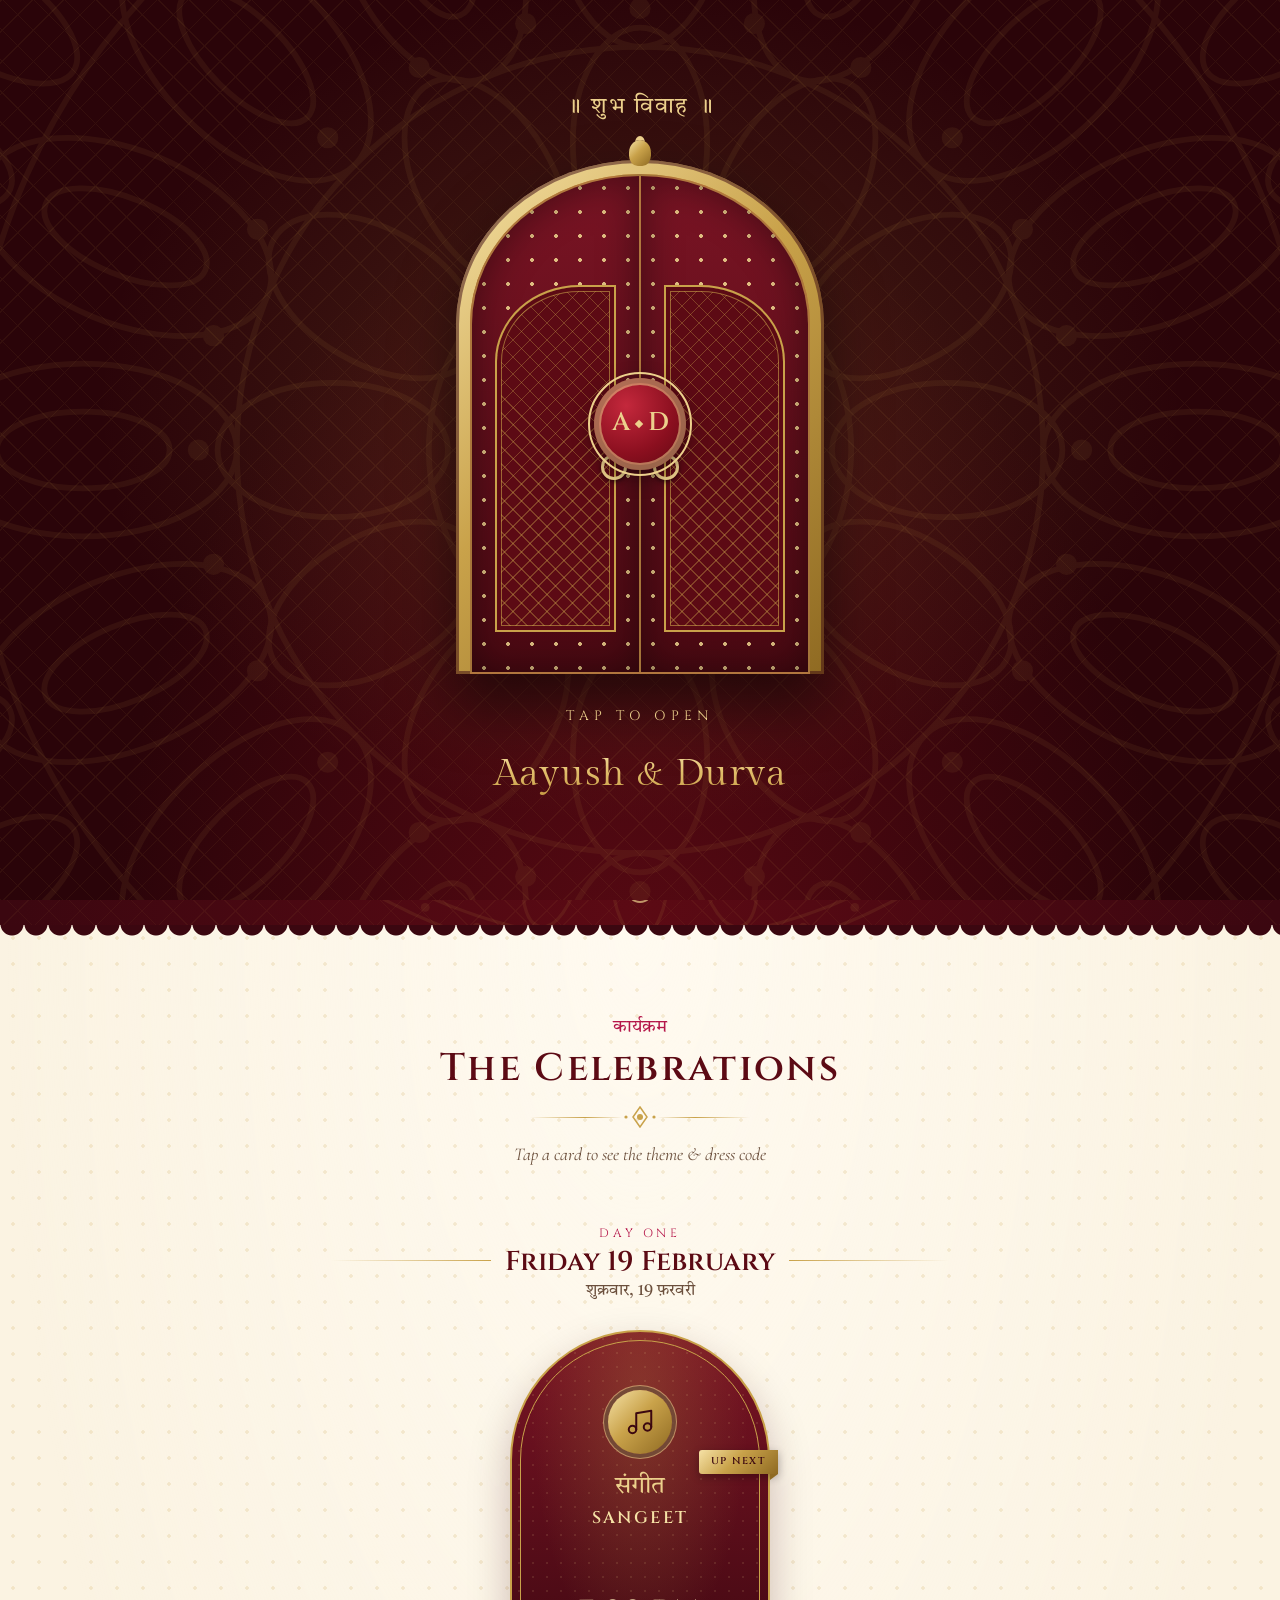
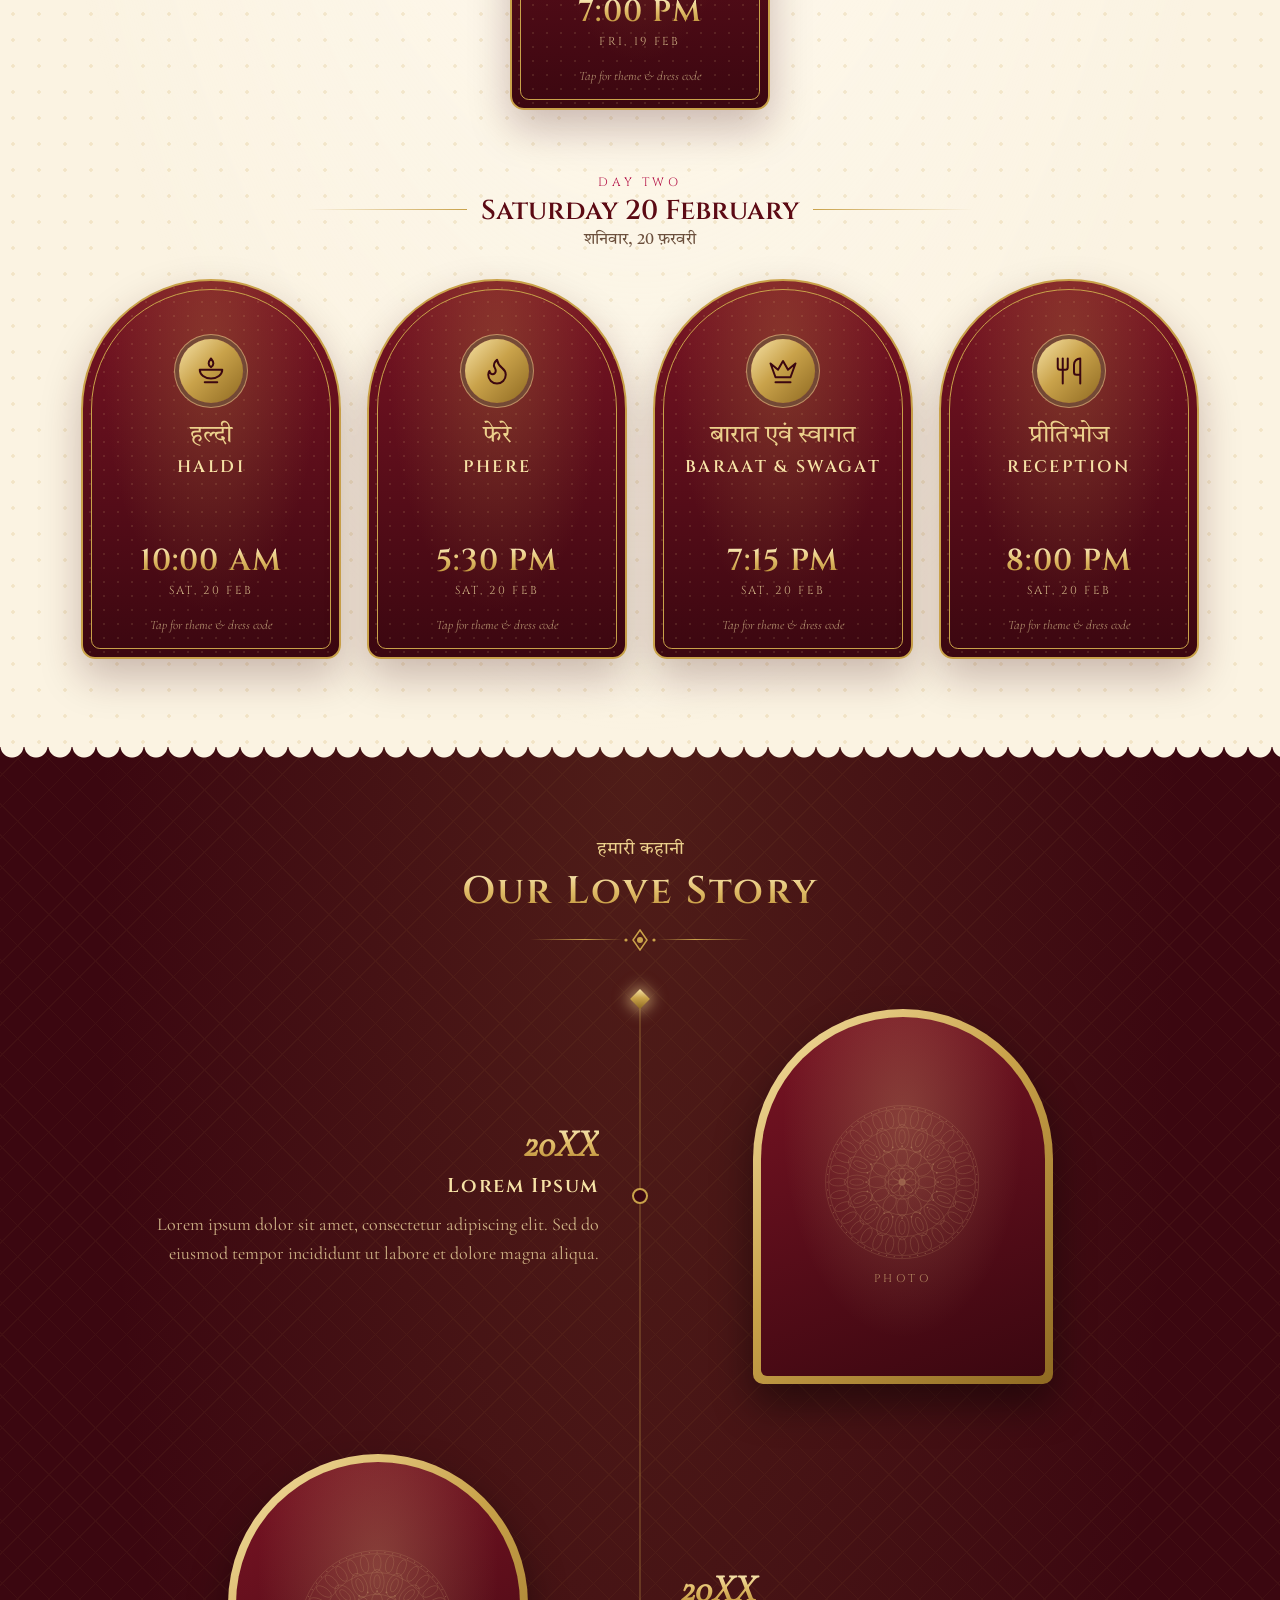
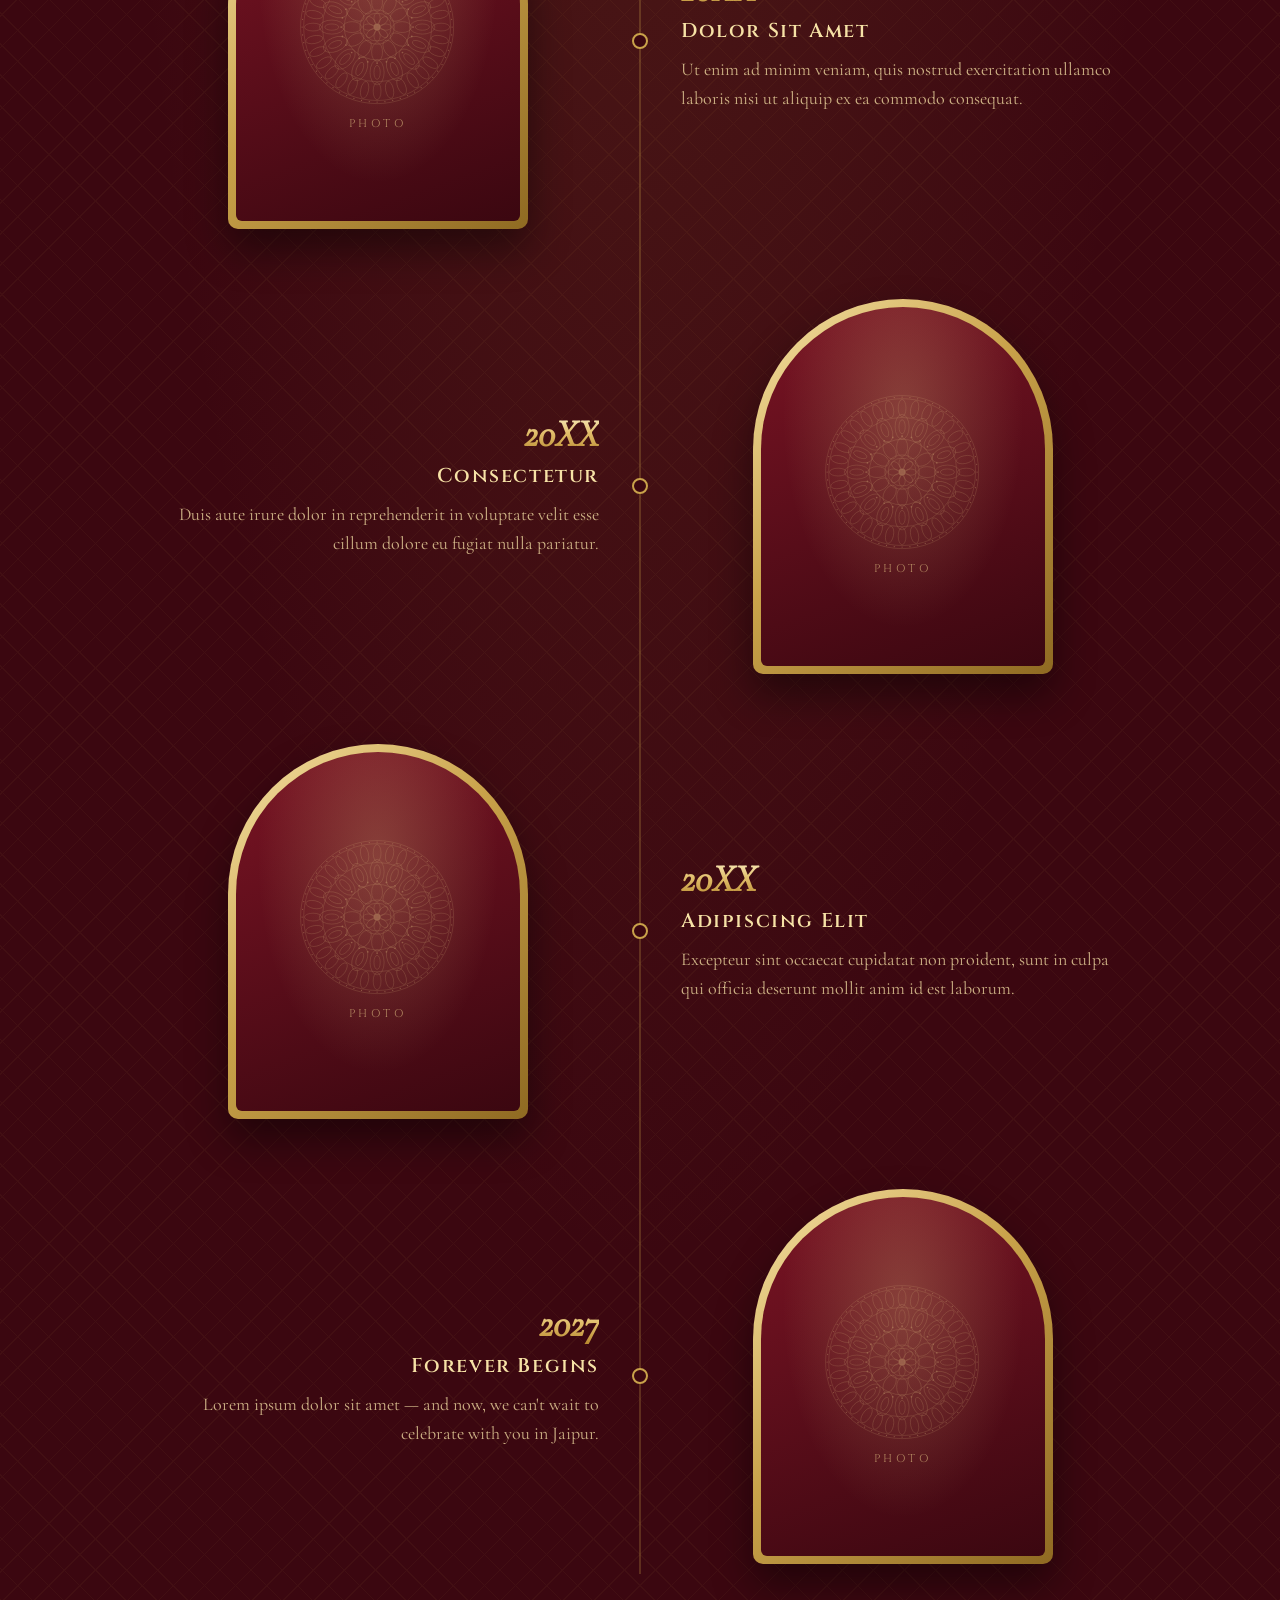
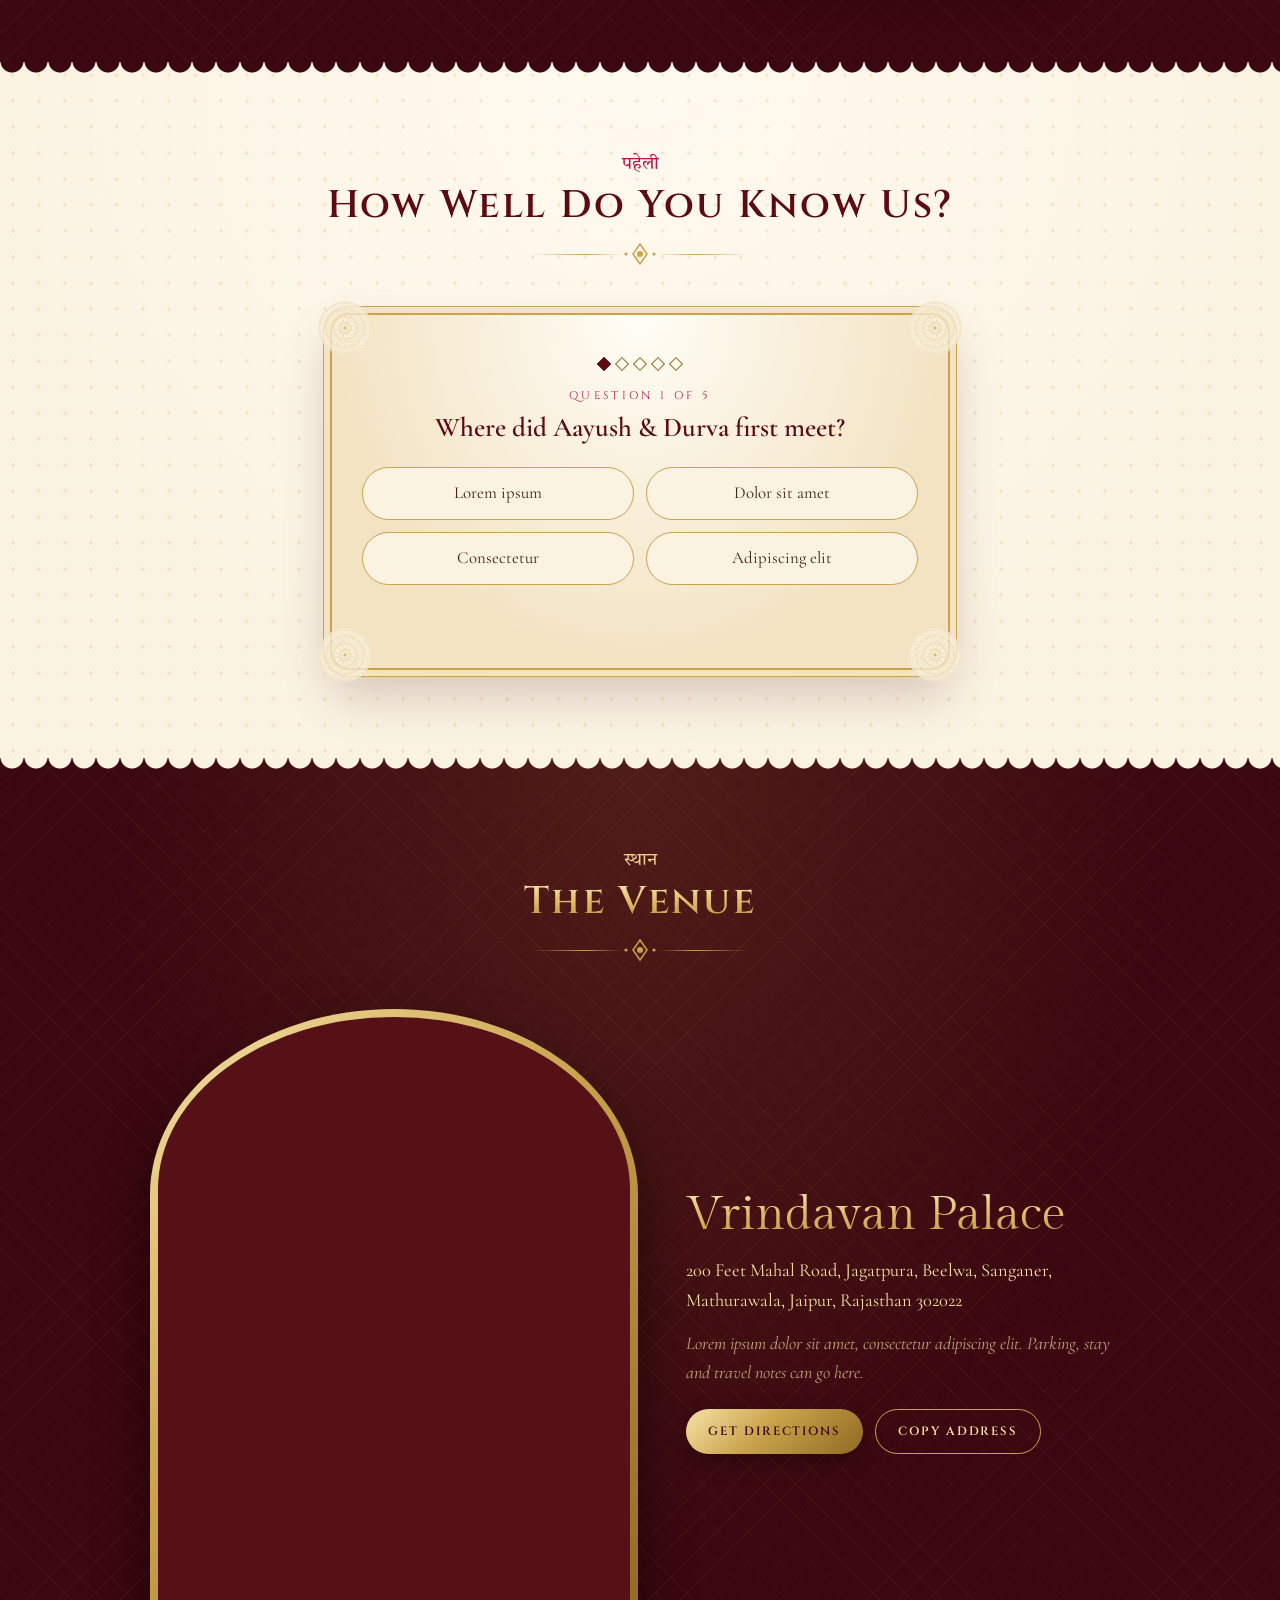
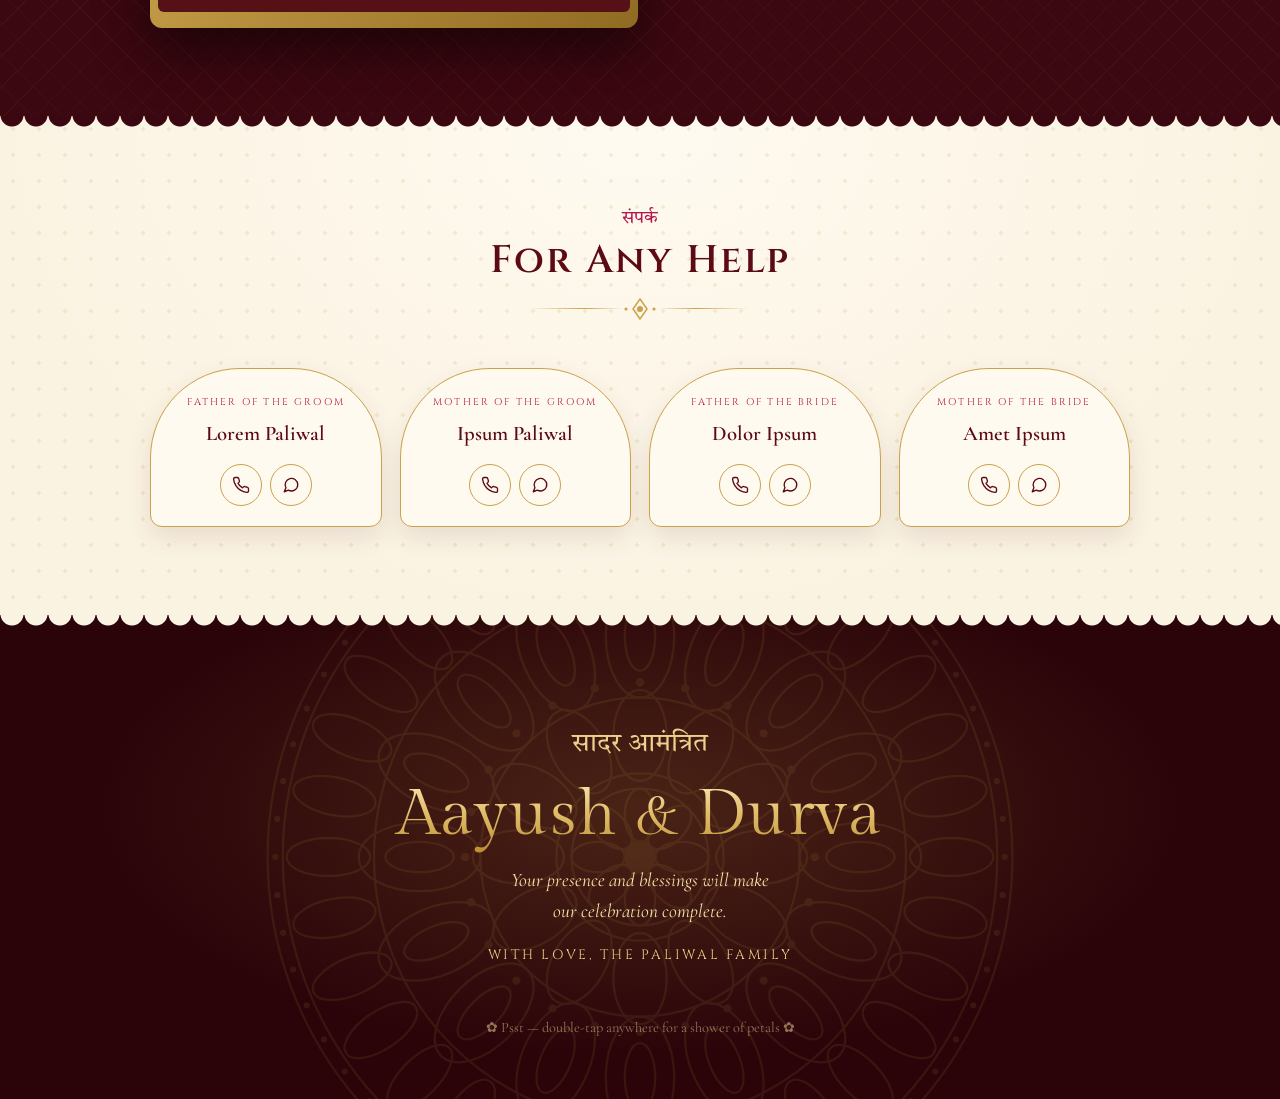
<file: index.html>
<!doctype html>
<html lang="en">
<head>
  <meta charset="utf-8" />
  <meta name="viewport" content="width=device-width, initial-scale=1, viewport-fit=cover" />
  <title>Aayush & Durva · शुभ विवाह</title>
  <meta name="description" content="Aayush & Durva are getting married — 19 & 20 February 2027, Vrindavan Palace, Jaipur." />
  <meta name="theme-color" content="#3b0710" />

  <!-- Link preview on WhatsApp / social -->
  <meta property="og:title" content="Aayush & Durva · शुभ विवाह" />
  <meta property="og:description" content="19 & 20 February 2027 · Vrindavan Palace, Jaipur. Tap to open your invitation." />
  <meta property="og:type" content="website" />
  <meta property="og:url" content="https://breakitaayush.github.io/aarva/" />
  <meta property="og:image" content="https://breakitaayush.github.io/aarva/assets/og-image.jpg" />
  <meta property="og:image:secure_url" content="https://breakitaayush.github.io/aarva/assets/og-image.jpg" />
  <meta property="og:image:type" content="image/jpeg" />
  <meta property="og:image:width" content="1200" />
  <meta property="og:image:height" content="630" />
  <meta property="og:image:alt" content="Aayush & Durva · शुभ विवाह · 19 & 20 February 2027 · Vrindavan Palace, Jaipur" />
  <meta name="twitter:card" content="summary_large_image" />
  <meta name="twitter:image" content="https://breakitaayush.github.io/aarva/assets/og-image.jpg" />

  <!-- Fonts are self-hosted so they always load (no Google dependency). -->
  <link rel="preload" href="assets/fonts/gilda-display-latin-e62fbd.woff2" as="font" type="font/woff2" crossorigin />
  <link rel="preload" href="assets/fonts/cinzel-latin-63551c.woff2" as="font" type="font/woff2" crossorigin />
  <!-- Bump ?v= whenever css/js change so phones fetch the new files instead of a saved copy. -->
  <link rel="stylesheet" href="css/fonts.css?v=3" />
  <link rel="stylesheet" href="css/style.css?v=3" />
</head>
<body class="locked">

  <!-- ░░ Opening gate: palace doors ░░ -->
  <div class="gate" id="gate" role="button" tabindex="0" aria-label="Tap to open the invitation">
    <div class="gate-mandala" data-mandala></div>
    <p class="gate-top" lang="hi">॥ शुभ विवाह ॥</p>
    <div class="doorway">
      <div class="door-light"></div>
      <div class="door door-left"><div class="door-panel"></div><span class="knocker"></span></div>
      <div class="door door-right"><div class="door-panel"></div><span class="knocker"></span></div>
      <div class="seal" aria-hidden="true"><span data-mono="0">A</span><i></i><span data-mono="1">D</span></div>
    </div>
    <p class="gate-hint">Tap to open</p>
    <p class="gate-names" data-names>Aayush & Durva</p>
  </div>

  <canvas class="petals" id="petals" aria-hidden="true"></canvas>

  <!-- ░░ Sticky nav ░░ -->
  <nav class="nav" id="nav" aria-label="Sections">
    <a class="nav-mono" href="#home" data-monogram>A ✦ D</a>
    <div class="nav-links">
      <a href="#events">Events</a>
      <a href="#story">Our Story</a>
      <a href="#quiz">Quiz</a>
      <a href="#venue">Venue</a>
      <a href="#contact">Contact</a>
    </div>
  </nav>

  <main>
    <!-- ░░ Hero ░░ -->
    <section class="hero" id="home">
      <div class="toran" id="toran" aria-hidden="true"></div>
      <div class="hero-mandala" data-mandala aria-hidden="true"></div>

      <div class="hero-arch reveal">
        <svg class="arch-svg" viewBox="0 0 400 600" preserveAspectRatio="none" aria-hidden="true">
          <defs>
            <linearGradient id="archFill" x1="0" y1="0" x2="0" y2="1">
              <stop offset="0" stop-color="#7a1424" />
              <stop offset="1" stop-color="#4a0912" />
            </linearGradient>
            <linearGradient id="goldStroke" x1="0" y1="0" x2="1" y2="1">
              <stop offset="0" stop-color="#f6e2a6" />
              <stop offset=".5" stop-color="#c9a24a" />
              <stop offset="1" stop-color="#8f6a22" />
            </linearGradient>
          </defs>
          <path d="M10,600 V250 C10,140 110,90 160,55 C185,38 195,20 200,6 C205,20 215,38 240,55 C290,90 390,140 390,250 V600 Z" fill="url(#archFill)" stroke="url(#goldStroke)" stroke-width="3" />
          <path d="M24,600 V254 C24,152 118,104 166,70 C188,54 197,38 200,26 C203,38 212,54 234,70 C282,104 376,152 376,254 V600" fill="none" stroke="url(#goldStroke)" stroke-width="1.2" opacity=".8" />
        </svg>
        <div class="hero-inner">
          <p class="invocation" lang="hi" data-bind="hero.invocation"></p>
          <p class="hero-line" data-bind="hero.line"></p>
          <h1 class="names">
            <span data-bind="couple.groom"></span>
            <span class="amp">&amp;</span>
            <span data-bind="couple.bride"></span>
          </h1>
          <p class="hindi-title" lang="hi" data-bind="hero.hindiTitle"></p>
          <div class="hero-rule" aria-hidden="true"></div>
          <p class="hero-date" data-bind="hero.dates"></p>
          <p class="hero-place" data-bind="hero.place"></p>
        </div>
      </div>

      <div class="countdown reveal" id="countdown" aria-live="off"></div>
      <a class="scroll-cue" href="#events" aria-label="Scroll to events"><span></span></a>
    </section>

    <!-- ░░ Events ░░ -->
    <section class="section ivory" id="events">
      <header class="sec-head reveal">
        <p class="sec-hi" lang="hi">कार्यक्रम</p>
        <h2>The Celebrations</h2>
        <div class="ornament" aria-hidden="true"></div>
        <p class="sec-sub">Tap a card to see the theme &amp; dress code</p>
      </header>
      <div class="days" id="days"></div>
    </section>

    <!-- ░░ Love story ░░ -->
    <section class="section maroon" id="story">
      <header class="sec-head reveal">
        <p class="sec-hi" lang="hi">हमारी कहानी</p>
        <h2>Our Love Story</h2>
        <div class="ornament" aria-hidden="true"></div>
      </header>
      <div class="timeline" id="timeline">
        <div class="timeline-line"><span class="timeline-fill" id="timelineFill"></span></div>
      </div>
    </section>

    <!-- ░░ Quiz ░░ -->
    <section class="section ivory" id="quiz">
      <header class="sec-head reveal">
        <p class="sec-hi" lang="hi">पहेली</p>
        <h2>How Well Do You Know Us?</h2>
        <div class="ornament" aria-hidden="true"></div>
      </header>
      <div class="scroll-card reveal" id="quizCard"></div>
    </section>

    <!-- ░░ Venue ░░ -->
    <section class="section maroon" id="venue">
      <header class="sec-head reveal">
        <p class="sec-hi" lang="hi">स्थान</p>
        <h2>The Venue</h2>
        <div class="ornament" aria-hidden="true"></div>
      </header>
      <div class="venue reveal">
        <div class="map-arch">
          <iframe id="mapFrame" title="Venue map" loading="lazy" referrerpolicy="no-referrer-when-downgrade"></iframe>
        </div>
        <div class="venue-info">
          <h3 data-bind="venue.name"></h3>
          <p class="venue-address" data-bind="venue.address"></p>
          <p class="venue-note" data-bind="venue.note"></p>
          <div class="btn-row">
            <a class="btn btn-gold" id="directionsBtn" target="_blank" rel="noopener">Get Directions</a>
            <button class="btn btn-ghost" id="copyAddress" type="button">Copy Address</button>
          </div>
        </div>
      </div>
    </section>

    <!-- ░░ Contact ░░ -->
    <section class="section ivory" id="contact">
      <header class="sec-head reveal">
        <p class="sec-hi" lang="hi">संपर्क</p>
        <h2>For Any Help</h2>
        <div class="ornament" aria-hidden="true"></div>
      </header>
      <div class="contacts" id="contacts"></div>
    </section>

    <!-- ░░ Closing ░░ -->
    <footer class="closing" id="closing">
      <div class="closing-mandala" data-mandala aria-hidden="true"></div>
      <p class="closing-hi reveal" lang="hi" data-bind="closing.hindi"></p>
      <p class="closing-names reveal"><span data-bind="couple.groom"></span> <span class="amp">&amp;</span> <span data-bind="couple.bride"></span></p>
      <p class="closing-line reveal" data-bind="closing.line"></p>
      <p class="closing-from reveal" data-bind="closing.from"></p>
      <p class="closing-tip">✿ Psst — double-tap anywhere for a shower of petals ✿</p>
    </footer>
  </main>

  <button class="music-btn" id="musicBtn" type="button" aria-label="Pause music" hidden>
    <span class="eq"><i></i><i></i><i></i><i></i></span>
  </button>
  <div class="toast" id="toast" role="status"></div>
  <audio id="bgm" loop preload="auto"></audio>

  <script src="js/content.js?v=3"></script>
  <script src="js/main.js?v=3"></script>
</body>
</html>
</file>
<file: css/fonts.css>
/* Self-hosted Google Fonts (OFL). Generated from fonts.googleapis.com. */
/* Cinzel — latin-ext */
@font-face {
  font-family: 'Cinzel';
  font-style: normal;
  font-weight: 400;
  font-display: swap;
  src: url(../assets/fonts/cinzel-latin-ext-53a6c3.woff2) format('woff2');
  unicode-range: U+0100-02BA, U+02BD-02C5, U+02C7-02CC, U+02CE-02D7, U+02DD-02FF, U+0304, U+0308, U+0329, U+1D00-1DBF, U+1E00-1E9F, U+1EF2-1EFF, U+2020, U+20A0-20AB, U+20AD-20C0, U+2113, U+2C60-2C7F, U+A720-A7FF;
}
/* Cinzel — latin */
@font-face {
  font-family: 'Cinzel';
  font-style: normal;
  font-weight: 400;
  font-display: swap;
  src: url(../assets/fonts/cinzel-latin-63551c.woff2) format('woff2');
  unicode-range: U+0000-00FF, U+0131, U+0152-0153, U+02BB-02BC, U+02C6, U+02DA, U+02DC, U+0304, U+0308, U+0329, U+2000-206F, U+20AC, U+2122, U+2191, U+2193, U+2212, U+2215, U+FEFF, U+FFFD;
}
/* Cinzel — latin-ext */
@font-face {
  font-family: 'Cinzel';
  font-style: normal;
  font-weight: 600;
  font-display: swap;
  src: url(../assets/fonts/cinzel-latin-ext-53a6c3.woff2) format('woff2');
  unicode-range: U+0100-02BA, U+02BD-02C5, U+02C7-02CC, U+02CE-02D7, U+02DD-02FF, U+0304, U+0308, U+0329, U+1D00-1DBF, U+1E00-1E9F, U+1EF2-1EFF, U+2020, U+20A0-20AB, U+20AD-20C0, U+2113, U+2C60-2C7F, U+A720-A7FF;
}
/* Cinzel — latin */
@font-face {
  font-family: 'Cinzel';
  font-style: normal;
  font-weight: 600;
  font-display: swap;
  src: url(../assets/fonts/cinzel-latin-63551c.woff2) format('woff2');
  unicode-range: U+0000-00FF, U+0131, U+0152-0153, U+02BB-02BC, U+02C6, U+02DA, U+02DC, U+0304, U+0308, U+0329, U+2000-206F, U+20AC, U+2122, U+2191, U+2193, U+2212, U+2215, U+FEFF, U+FFFD;
}
/* Cinzel — latin-ext */
@font-face {
  font-family: 'Cinzel';
  font-style: normal;
  font-weight: 700;
  font-display: swap;
  src: url(../assets/fonts/cinzel-latin-ext-53a6c3.woff2) format('woff2');
  unicode-range: U+0100-02BA, U+02BD-02C5, U+02C7-02CC, U+02CE-02D7, U+02DD-02FF, U+0304, U+0308, U+0329, U+1D00-1DBF, U+1E00-1E9F, U+1EF2-1EFF, U+2020, U+20A0-20AB, U+20AD-20C0, U+2113, U+2C60-2C7F, U+A720-A7FF;
}
/* Cinzel — latin */
@font-face {
  font-family: 'Cinzel';
  font-style: normal;
  font-weight: 700;
  font-display: swap;
  src: url(../assets/fonts/cinzel-latin-63551c.woff2) format('woff2');
  unicode-range: U+0000-00FF, U+0131, U+0152-0153, U+02BB-02BC, U+02C6, U+02DA, U+02DC, U+0304, U+0308, U+0329, U+2000-206F, U+20AC, U+2122, U+2191, U+2193, U+2212, U+2215, U+FEFF, U+FFFD;
}
/* Cormorant Garamond — latin-ext */
@font-face {
  font-family: 'Cormorant Garamond';
  font-style: italic;
  font-weight: 400;
  font-display: swap;
  src: url(../assets/fonts/cormorant-garamond-latin-ext-f37747.woff2) format('woff2');
  unicode-range: U+0100-02BA, U+02BD-02C5, U+02C7-02CC, U+02CE-02D7, U+02DD-02FF, U+0304, U+0308, U+0329, U+1D00-1DBF, U+1E00-1E9F, U+1EF2-1EFF, U+2020, U+20A0-20AB, U+20AD-20C0, U+2113, U+2C60-2C7F, U+A720-A7FF;
}
/* Cormorant Garamond — latin */
@font-face {
  font-family: 'Cormorant Garamond';
  font-style: italic;
  font-weight: 400;
  font-display: swap;
  src: url(../assets/fonts/cormorant-garamond-latin-9ca58f.woff2) format('woff2');
  unicode-range: U+0000-00FF, U+0131, U+0152-0153, U+02BB-02BC, U+02C6, U+02DA, U+02DC, U+0304, U+0308, U+0329, U+2000-206F, U+20AC, U+2122, U+2191, U+2193, U+2212, U+2215, U+FEFF, U+FFFD;
}
/* Cormorant Garamond — latin-ext */
@font-face {
  font-family: 'Cormorant Garamond';
  font-style: normal;
  font-weight: 400;
  font-display: swap;
  src: url(../assets/fonts/cormorant-garamond-latin-ext-907682.woff2) format('woff2');
  unicode-range: U+0100-02BA, U+02BD-02C5, U+02C7-02CC, U+02CE-02D7, U+02DD-02FF, U+0304, U+0308, U+0329, U+1D00-1DBF, U+1E00-1E9F, U+1EF2-1EFF, U+2020, U+20A0-20AB, U+20AD-20C0, U+2113, U+2C60-2C7F, U+A720-A7FF;
}
/* Cormorant Garamond — latin */
@font-face {
  font-family: 'Cormorant Garamond';
  font-style: normal;
  font-weight: 400;
  font-display: swap;
  src: url(../assets/fonts/cormorant-garamond-latin-2fed1d.woff2) format('woff2');
  unicode-range: U+0000-00FF, U+0131, U+0152-0153, U+02BB-02BC, U+02C6, U+02DA, U+02DC, U+0304, U+0308, U+0329, U+2000-206F, U+20AC, U+2122, U+2191, U+2193, U+2212, U+2215, U+FEFF, U+FFFD;
}
/* Cormorant Garamond — latin-ext */
@font-face {
  font-family: 'Cormorant Garamond';
  font-style: normal;
  font-weight: 500;
  font-display: swap;
  src: url(../assets/fonts/cormorant-garamond-latin-ext-907682.woff2) format('woff2');
  unicode-range: U+0100-02BA, U+02BD-02C5, U+02C7-02CC, U+02CE-02D7, U+02DD-02FF, U+0304, U+0308, U+0329, U+1D00-1DBF, U+1E00-1E9F, U+1EF2-1EFF, U+2020, U+20A0-20AB, U+20AD-20C0, U+2113, U+2C60-2C7F, U+A720-A7FF;
}
/* Cormorant Garamond — latin */
@font-face {
  font-family: 'Cormorant Garamond';
  font-style: normal;
  font-weight: 500;
  font-display: swap;
  src: url(../assets/fonts/cormorant-garamond-latin-2fed1d.woff2) format('woff2');
  unicode-range: U+0000-00FF, U+0131, U+0152-0153, U+02BB-02BC, U+02C6, U+02DA, U+02DC, U+0304, U+0308, U+0329, U+2000-206F, U+20AC, U+2122, U+2191, U+2193, U+2212, U+2215, U+FEFF, U+FFFD;
}
/* Cormorant Garamond — latin-ext */
@font-face {
  font-family: 'Cormorant Garamond';
  font-style: normal;
  font-weight: 600;
  font-display: swap;
  src: url(../assets/fonts/cormorant-garamond-latin-ext-907682.woff2) format('woff2');
  unicode-range: U+0100-02BA, U+02BD-02C5, U+02C7-02CC, U+02CE-02D7, U+02DD-02FF, U+0304, U+0308, U+0329, U+1D00-1DBF, U+1E00-1E9F, U+1EF2-1EFF, U+2020, U+20A0-20AB, U+20AD-20C0, U+2113, U+2C60-2C7F, U+A720-A7FF;
}
/* Cormorant Garamond — latin */
@font-face {
  font-family: 'Cormorant Garamond';
  font-style: normal;
  font-weight: 600;
  font-display: swap;
  src: url(../assets/fonts/cormorant-garamond-latin-2fed1d.woff2) format('woff2');
  unicode-range: U+0000-00FF, U+0131, U+0152-0153, U+02BB-02BC, U+02C6, U+02DA, U+02DC, U+0304, U+0308, U+0329, U+2000-206F, U+20AC, U+2122, U+2191, U+2193, U+2212, U+2215, U+FEFF, U+FFFD;
}
/* Gilda Display — latin-ext */
@font-face {
  font-family: 'Gilda Display';
  font-style: normal;
  font-weight: 400;
  font-display: swap;
  src: url(../assets/fonts/gilda-display-latin-ext-7f8e66.woff2) format('woff2');
  unicode-range: U+0100-02BA, U+02BD-02C5, U+02C7-02CC, U+02CE-02D7, U+02DD-02FF, U+0304, U+0308, U+0329, U+1D00-1DBF, U+1E00-1E9F, U+1EF2-1EFF, U+2020, U+20A0-20AB, U+20AD-20C0, U+2113, U+2C60-2C7F, U+A720-A7FF;
}
/* Gilda Display — latin */
@font-face {
  font-family: 'Gilda Display';
  font-style: normal;
  font-weight: 400;
  font-display: swap;
  src: url(../assets/fonts/gilda-display-latin-e62fbd.woff2) format('woff2');
  unicode-range: U+0000-00FF, U+0131, U+0152-0153, U+02BB-02BC, U+02C6, U+02DA, U+02DC, U+0304, U+0308, U+0329, U+2000-206F, U+20AC, U+2122, U+2191, U+2193, U+2212, U+2215, U+FEFF, U+FFFD;
}
/* Tiro Devanagari Hindi — devanagari */
@font-face {
  font-family: 'Tiro Devanagari Hindi';
  font-style: normal;
  font-weight: 400;
  font-display: swap;
  src: url(../assets/fonts/tiro-devanagari-hindi-devanagari-31766a.woff2) format('woff2');
  unicode-range: U+0900-097F, U+1CD0-1CF9, U+200C-200D, U+20A8, U+20B9, U+20F0, U+25CC, U+A830-A839, U+A8E0-A8FF, U+11B00-11B09;
}
/* Tiro Devanagari Hindi — latin-ext */
@font-face {
  font-family: 'Tiro Devanagari Hindi';
  font-style: normal;
  font-weight: 400;
  font-display: swap;
  src: url(../assets/fonts/tiro-devanagari-hindi-latin-ext-ff787d.woff2) format('woff2');
  unicode-range: U+0100-02BA, U+02BD-02C5, U+02C7-02CC, U+02CE-02D7, U+02DD-02FF, U+0304, U+0308, U+0329, U+1D00-1DBF, U+1E00-1E9F, U+1EF2-1EFF, U+2020, U+20A0-20AB, U+20AD-20C0, U+2113, U+2C60-2C7F, U+A720-A7FF;
}
/* Tiro Devanagari Hindi — latin */
@font-face {
  font-family: 'Tiro Devanagari Hindi';
  font-style: normal;
  font-weight: 400;
  font-display: swap;
  src: url(../assets/fonts/tiro-devanagari-hindi-latin-30f1ac.woff2) format('woff2');
  unicode-range: U+0000-00FF, U+0131, U+0152-0153, U+02BB-02BC, U+02C6, U+02DA, U+02DC, U+0304, U+0308, U+0329, U+2000-206F, U+20AC, U+2122, U+2191, U+2193, U+2212, U+2215, U+FEFF, U+FFFD;
}
</file>
<file: css/style.css>
/* ═══════════════════════════════════════════════════════════
   Aayush & Durva — Royal Rajasthani wedding invite
   ═══════════════════════════════════════════════════════════ */

:root {
  --maroon: #5c0a14;
  --maroon-2: #7a1424;
  --maroon-deep: #3b0710;
  --maroon-ink: #2a0409;
  --gold: #c9a24a;
  --gold-light: #ecd08c;
  --gold-pale: #f6e2a6;
  --gold-dark: #8f6a22;
  --ivory: #fbf3e2;
  --sand: #f3e3c3;
  --rani: #b5174a;
  --marigold: #f39c12;
  --ink: #3a2418;
  --ink-soft: #6b4f3c;

  --gold-grad: linear-gradient(135deg, #f6e2a6 0%, #c9a24a 45%, #8f6a22 100%);
  --gold-text: linear-gradient(180deg, #fbeec3 0%, #e2bf6c 45%, #b8892f 100%);

  --serif: "Cormorant Garamond", Georgia, serif;
  --display: "Cinzel", "Cormorant Garamond", serif;
  --script: "Gilda Display", "Cormorant Garamond", Georgia, serif;
  --hindi: "Tiro Devanagari Hindi", serif;

  --nav-h: 56px;
}

*,
*::before,
*::after { box-sizing: border-box; }

html {
  scroll-behavior: smooth;
  scroll-padding-top: var(--nav-h);
  -webkit-text-size-adjust: 100%;
}

body {
  margin: 0;
  background: var(--maroon-deep);
  color: var(--ink);
  font-family: var(--serif);
  font-size: 18px;
  line-height: 1.6;
  overflow-x: hidden;
  touch-action: manipulation; /* stops double-tap zoom so double-tap can mean petals */
  -webkit-tap-highlight-color: transparent;
}
body.locked { overflow: hidden; height: 100svh; }

[lang="hi"] { font-family: var(--hindi); }

img { max-width: 100%; display: block; }
a { color: inherit; }
button { font: inherit; }

/* Generated mandala SVG */
.mandala-svg { width: 100%; height: 100%; display: block; }

/* ─────────────── Gate (palace doors) ─────────────── */
.gate {
  position: fixed;
  inset: 0;
  z-index: 100;
  display: flex;
  flex-direction: column;
  align-items: center;
  justify-content: center;
  gap: 18px;
  padding: 24px 16px;
  cursor: pointer;
  overflow: hidden;
  background:
    radial-gradient(ellipse at 50% 45%, rgba(201, 162, 74, .18), transparent 60%),
    radial-gradient(ellipse at 50% 120%, #5c0a14, transparent 60%),
    var(--maroon-ink);
  transition: opacity 1s ease .2s, visibility 0s linear 1.2s;
}
.gate::before { /* jaali lattice */
  content: "";
  position: absolute;
  inset: 0;
  opacity: .07;
  background:
    repeating-linear-gradient(45deg, var(--gold) 0 1px, transparent 1px 22px),
    repeating-linear-gradient(-45deg, var(--gold) 0 1px, transparent 1px 22px);
  pointer-events: none;
}
.gate:focus-visible { outline: none; }
.gate:focus-visible .seal { box-shadow: 0 0 0 4px var(--gold-light), 0 6px 20px rgba(0,0,0,.5); }

.gate-mandala {
  position: absolute;
  width: 150vmax;
  height: 150vmax;
  left: 50%;
  top: 50%;
  translate: -50% -50%;
  color: var(--gold);
  opacity: .08;
  animation: spin 160s linear infinite;
  pointer-events: none;
}

.gate-top {
  position: relative;
  margin: 0 0 30px;
  color: var(--gold-light);
  font-size: clamp(1.05rem, 4vw, 1.35rem);
  letter-spacing: .08em;
}

.doorway {
  position: relative;
  width: min(74vw, 340px);
  height: min(62svh, 500px);
  display: flex;
  perspective: 1400px;
}
.doorway::before { /* gilded frame */
  content: "";
  position: absolute;
  inset: -14px -14px 0;
  border-radius: 50% 50% 0 0 / 32% 32% 0 0;
  background: var(--gold-grad);
  box-shadow: 0 30px 60px rgba(0, 0, 0, .55), inset 0 0 0 3px rgba(59, 7, 16, .5);
}
.doorway::after { /* kalash finial */
  content: "";
  position: absolute;
  left: 50%;
  top: -34px;
  width: 22px;
  height: 26px;
  translate: -50% 0;
  border-radius: 50% 50% 40% 40%;
  background: var(--gold-grad);
  box-shadow: 0 -10px 0 -6px var(--gold-light);
}
.door-light {
  position: absolute;
  inset: 0;
  border-radius: 50% 50% 0 0 / 30% 30% 0 0;
  background: radial-gradient(ellipse at 50% 60%, #fff7df 0%, #f6d98e 35%, #c98a2c 75%, #7a3b10 100%);
}
.door {
  position: relative;
  flex: 1;
  height: 100%;
  background:
    radial-gradient(circle, rgba(236, 208, 140, .9) 1.6px, transparent 2.2px) 0 0 / 24px 24px,
    linear-gradient(180deg, #7a1424, #4a0912);
  border: 2px solid rgba(201, 162, 74, .7);
  transition: transform 1.6s cubic-bezier(.6, .05, .2, 1);
  box-shadow: inset 0 0 40px rgba(0, 0, 0, .45);
}
.door-left {
  transform-origin: left center;
  border-top-left-radius: 100% 30%;
  border-right-width: 1px;
}
.door-right {
  transform-origin: right center;
  border-top-right-radius: 100% 30%;
  border-left-width: 1px;
}
.door-panel {
  position: absolute;
  inset: 22% 14% 8%;
  border: 2px solid var(--gold);
  background:
    repeating-linear-gradient(45deg, rgba(201,162,74,.35) 0 1px, transparent 1px 12px),
    repeating-linear-gradient(-45deg, rgba(201,162,74,.35) 0 1px, transparent 1px 12px),
    #5c0a14;
  box-shadow: inset 0 0 0 4px #5c0a14, inset 0 0 0 5px rgba(201,162,74,.6);
}
.door-left .door-panel { border-radius: 70% 0 0 0 / 22% 0 0 0; }
.door-right .door-panel { border-radius: 0 70% 0 0 / 0 22% 0 0; }
.knocker {
  position: absolute;
  top: 56%;
  width: 26px;
  height: 26px;
  border: 3px solid var(--gold-light);
  border-radius: 50%;
  box-shadow: 0 2px 4px rgba(0, 0, 0, .5);
}
.knocker::before {
  content: "";
  position: absolute;
  left: 50%;
  top: -9px;
  width: 8px;
  height: 8px;
  translate: -50% 0;
  border-radius: 50%;
  background: var(--gold-light);
}
.door-left .knocker { right: 12px; }
.door-right .knocker { left: 12px; }

.seal {
  position: absolute;
  left: 50%;
  top: 50%;
  width: 92px;
  height: 92px;
  translate: -50% -50%;
  display: flex;
  align-items: center;
  justify-content: center;
  gap: 6px;
  border-radius: 50%;
  background: radial-gradient(circle at 35% 30%, #c4283c, #8b0f1f 55%, #5a0710);
  box-shadow: 0 6px 20px rgba(0, 0, 0, .5), inset 0 0 0 5px rgba(0,0,0,.15), inset 0 0 0 7px rgba(236,208,140,.55);
  color: var(--gold-light);
  font-family: var(--display);
  font-size: 1.6rem;
  font-weight: 600;
  z-index: 2;
  transition: transform .6s ease, opacity .5s ease;
}
.seal::before { /* pulse ring */
  content: "";
  position: absolute;
  inset: -6px;
  border-radius: 50%;
  border: 2px solid var(--gold-light);
  animation: pulse 2.2s ease-out infinite;
}
.seal i {
  width: 6px;
  height: 6px;
  rotate: 45deg;
  background: var(--gold-light);
}

.gate-hint {
  position: relative;
  margin: 14px 0 0;
  font-family: var(--display);
  font-size: .85rem;
  letter-spacing: .4em;
  text-transform: uppercase;
  color: var(--gold-light);
  animation: breathe 2.2s ease-in-out infinite;
}
.gate-names {
  position: relative;
  margin: -6px 0 0;
  padding: .1em .3em;
  font-family: var(--script);
  font-size: clamp(1.9rem, 7.5vw, 2.4rem);
  letter-spacing: .02em;
  background: var(--gold-text);
  -webkit-background-clip: text;
  background-clip: text;
  color: transparent;
}

.gate.opening .door-left { transform: rotateY(-108deg); }
.gate.opening .door-right { transform: rotateY(108deg); }
.gate.opening .seal { transform: scale(1.6); opacity: 0; }
.gate.opening .gate-hint,
.gate.opening .gate-names,
.gate.opening .gate-top { opacity: 0; transition: opacity .5s; }
.gate.open { opacity: 0; visibility: hidden; pointer-events: none; }

/* ─────────────── Petals canvas ─────────────── */
.petals {
  position: fixed;
  inset: 0;
  width: 100%;
  height: 100%;
  z-index: 120;
  pointer-events: none;
}

/* ─────────────── Nav ─────────────── */
.nav {
  position: fixed;
  top: 0;
  left: 0;
  right: 0;
  z-index: 50;
  height: var(--nav-h);
  display: flex;
  align-items: center;
  gap: 16px;
  padding: 0 16px;
  background: rgba(42, 4, 9, .95);
  backdrop-filter: blur(10px);
  -webkit-backdrop-filter: blur(10px);
  border-bottom: 1px solid rgba(201, 162, 74, .35);
  transform: translateY(-100%);
  transition: transform .4s ease;
}
.nav.show { transform: none; }
.nav-mono {
  flex: none;
  font-family: var(--display);
  font-weight: 600;
  letter-spacing: .12em;
  color: var(--gold-light);
  text-decoration: none;
}
.nav-links {
  display: flex;
  gap: 4px;
  margin-left: auto;
  overflow-x: auto;
  scrollbar-width: none;
}
.nav-links::-webkit-scrollbar { display: none; }
.nav-links a {
  flex: none;
  padding: 6px 10px;
  border-radius: 999px;
  font-family: var(--display);
  font-size: .72rem;
  letter-spacing: .12em;
  text-transform: uppercase;
  text-decoration: none;
  color: rgba(246, 226, 166, .75);
  transition: color .3s, background .3s;
}
.nav-links a:hover,
.nav-links a.active { color: var(--maroon-deep); background: var(--gold-light); }

/* ─────────────── Hero ─────────────── */
.hero {
  position: relative;
  min-height: 100svh;
  display: flex;
  flex-direction: column;
  align-items: center;
  justify-content: center;
  gap: 28px;
  padding: 120px 16px 90px;
  overflow: hidden;
  background:
    radial-gradient(ellipse at 50% 35%, rgba(201, 162, 74, .16), transparent 55%),
    radial-gradient(ellipse at 50% 100%, var(--maroon), transparent 70%),
    var(--maroon-deep);
  color: var(--gold-light);
}
.hero::before {
  content: "";
  position: absolute;
  inset: 0;
  opacity: .06;
  background:
    repeating-linear-gradient(45deg, var(--gold) 0 1px, transparent 1px 22px),
    repeating-linear-gradient(-45deg, var(--gold) 0 1px, transparent 1px 22px);
  pointer-events: none;
}
.hero-mandala {
  position: absolute;
  left: 50%;
  top: 46%;
  width: min(150vw, 1100px);
  aspect-ratio: 1;
  translate: -50% -50%;
  color: var(--gold);
  opacity: .1;
  animation: spin 200s linear infinite;
  pointer-events: none;
}

/* Toran: hanging marigold strings */
.toran {
  position: absolute;
  top: 0;
  left: 0;
  right: 0;
  height: 130px;
  display: flex;
  justify-content: space-between;
  padding: 0 4px;
  pointer-events: none;
  z-index: 1;
}
.toran::before { /* the rope */
  content: "";
  position: absolute;
  top: 0;
  left: 0;
  right: 0;
  height: 10px;
  background:
    radial-gradient(circle at 6px 5px, #f7b733 4px, transparent 4.5px) 0 0 / 12px 10px,
    #e07b0b;
  box-shadow: 0 2px 6px rgba(0, 0, 0, .4);
}
.strand {
  position: relative;
  display: flex;
  flex-direction: column;
  align-items: center;
  transform-origin: top center;
  animation: sway 4s ease-in-out infinite alternate;
}
.strand .bead {
  width: 13px;
  height: 13px;
  margin-top: -2px;
  border-radius: 50%;
  background: radial-gradient(circle at 35% 30%, #ffd36b, #f39c12 60%, #c0640a);
  box-shadow: 0 1px 2px rgba(0, 0, 0, .35);
}
.strand .bead.alt { background: radial-gradient(circle at 35% 30%, #fff1a8, #f7c933 60%, #c99200); }
.strand .bead.rose { background: radial-gradient(circle at 35% 30%, #ff7a9a, #c2185b 60%, #7d0f3b); }
.strand .leaf {
  width: 10px;
  height: 16px;
  margin-top: 1px;
  border-radius: 0 50% 50% 50%;
  rotate: 45deg;
  background: linear-gradient(135deg, #6f9a35, #3f6a1f);
}
.strand .bell {
  width: 12px;
  height: 14px;
  margin-top: 2px;
  border-radius: 50% 50% 20% 20%;
  background: var(--gold-grad);
}

.hero-arch {
  position: relative;
  z-index: 2;
  width: min(88vw, 420px, max(300px, calc((100svh - 290px) / 1.5)));
  aspect-ratio: 400 / 600;
  filter: drop-shadow(0 30px 50px rgba(0, 0, 0, .5));
}
.arch-svg { position: absolute; inset: 0; width: 100%; height: 100%; }
.hero-inner {
  position: absolute;
  inset: 21% 9% 5%;
  display: flex;
  flex-direction: column;
  align-items: center;
  justify-content: center;
  text-align: center;
}
.invocation {
  margin: 0 0 6px;
  font-size: clamp(.9rem, 3.6vw, 1.05rem);
  color: var(--gold-light);
}
.hero-line {
  margin: 0 0 4px;
  max-width: 26ch;
  text-wrap: balance;
  font-style: italic;
  font-size: clamp(.85rem, 3.4vw, 1rem);
  line-height: 1.4;
  color: rgba(246, 226, 166, .8);
}
.names {
  margin: 4px 0;
  padding: .1em .3em;
  display: flex;
  flex-direction: column;
  align-items: center;
  font-family: var(--script);
  font-weight: 400;
  font-size: clamp(2.7rem, 12vw, 4rem);
  line-height: 1.08;
  letter-spacing: .02em;
  background: var(--gold-text);
  -webkit-background-clip: text;
  background-clip: text;
  color: transparent;
  filter: drop-shadow(0 2px 0 rgba(0,0,0,.25));
}
.names .amp { font-size: .55em; line-height: 1.1; }
.gate-names .amp,
.closing-names .amp { font-size: .85em; }
.hindi-title {
  margin: 6px 0 0;
  font-size: clamp(1.3rem, 5.5vw, 1.7rem);
  color: var(--gold-light);
}
.hero-rule {
  width: 70%;
  height: 12px;
  margin: 8px 0;
  background:
    radial-gradient(circle, var(--gold) 3px, transparent 3.5px) center / 12px 12px no-repeat,
    linear-gradient(90deg, transparent, var(--gold) 20%, var(--gold) 80%, transparent) center / 100% 1px no-repeat;
}
.hero-date {
  margin: 0;
  font-family: var(--display);
  font-size: clamp(.95rem, 3.8vw, 1.15rem);
  letter-spacing: .14em;
  color: var(--gold-pale);
}
.hero-place {
  margin: 2px 0 0;
  font-size: clamp(.95rem, 3.6vw, 1.1rem);
  font-style: italic;
  color: rgba(246, 226, 166, .85);
}

.countdown {
  position: relative;
  z-index: 2;
  display: flex;
  gap: 10px;
}
.cd-box {
  width: 70px;
  padding: 10px 0 8px;
  text-align: center;
  border: 1px solid rgba(201, 162, 74, .6);
  border-radius: 40px 40px 8px 8px;
  background: rgba(42, 4, 9, .55);
}
.cd-num {
  display: block;
  font-family: var(--display);
  font-size: 1.6rem;
  font-weight: 600;
  line-height: 1.1;
  color: var(--gold-pale);
  font-variant-numeric: tabular-nums;
}
.cd-label {
  font-family: var(--display);
  font-size: .6rem;
  letter-spacing: .2em;
  text-transform: uppercase;
  color: rgba(246, 226, 166, .7);
}
.countdown .cd-done {
  font-family: var(--script);
  font-size: 1.6rem;
  color: var(--gold-light);
}

.scroll-cue {
  position: absolute;
  bottom: 22px;
  left: 50%;
  translate: -50% 0;
  z-index: 2;
  width: 26px;
  height: 42px;
  border: 2px solid rgba(236, 208, 140, .7);
  border-radius: 14px;
}
.scroll-cue span {
  position: absolute;
  left: 50%;
  top: 7px;
  width: 4px;
  height: 8px;
  translate: -50% 0;
  border-radius: 2px;
  background: var(--gold-light);
  animation: cue 1.8s ease-in-out infinite;
}

/* ─────────────── Sections ─────────────── */
.section {
  position: relative;
  padding: 88px 16px;
  overflow: hidden;
}
.section.ivory {
  background:
    radial-gradient(circle, rgba(201, 162, 74, .18) 1.5px, transparent 2px) 0 0 / 26px 26px,
    radial-gradient(ellipse at 50% 0%, #fffaf0, transparent 70%),
    var(--ivory);
  color: var(--ink);
}
.section.maroon {
  background:
    radial-gradient(ellipse at 50% 0%, rgba(201, 162, 74, .14), transparent 60%),
    var(--maroon-deep);
  color: var(--gold-pale);
}
.section.maroon::before {
  content: "";
  position: absolute;
  inset: 0;
  opacity: .05;
  background:
    repeating-linear-gradient(45deg, var(--gold) 0 1px, transparent 1px 22px),
    repeating-linear-gradient(-45deg, var(--gold) 0 1px, transparent 1px 22px);
  pointer-events: none;
}
/* scalloped edge between sections */
.section::after {
  content: "";
  position: absolute;
  left: 0;
  right: 0;
  top: -1px;
  height: 14px;
  background: radial-gradient(circle at 12px 0, var(--edge, transparent) 11px, transparent 12px) 0 0 / 24px 14px repeat-x;
}
.section.ivory { --edge: var(--maroon-deep); }
.section.maroon { --edge: var(--ivory); }

.sec-head {
  position: relative;
  max-width: 640px;
  margin: 0 auto 48px;
  text-align: center;
}
.sec-hi {
  margin: 0;
  font-size: 1.15rem;
  color: var(--rani);
}
.maroon .sec-hi { color: var(--gold-light); }
.sec-head h2 {
  margin: 4px 0 0;
  font-family: var(--display);
  font-weight: 600;
  font-size: clamp(1.6rem, 6vw, 2.4rem);
  letter-spacing: .06em;
  line-height: 1.2;
  color: var(--maroon);
}
.maroon .sec-head h2 {
  background: var(--gold-text);
  -webkit-background-clip: text;
  background-clip: text;
  color: transparent;
}
.ornament {
  width: 220px;
  max-width: 70%;
  height: 22px;
  margin: 14px auto 0;
  background:
    url("data:image/svg+xml,%3Csvg xmlns='http://www.w3.org/2000/svg' viewBox='0 0 40 22'%3E%3Cpath d='M20 1 L27 11 L20 21 L13 11 Z' fill='none' stroke='%23c9a24a' stroke-width='1.5'/%3E%3Ccircle cx='20' cy='11' r='3' fill='%23c9a24a'/%3E%3Ccircle cx='6' cy='11' r='1.6' fill='%23c9a24a'/%3E%3Ccircle cx='34' cy='11' r='1.6' fill='%23c9a24a'/%3E%3C/svg%3E") center / 40px 22px no-repeat,
    linear-gradient(90deg, transparent, var(--gold) 25%, transparent 42%, transparent 58%, var(--gold) 75%, transparent) center / 100% 1px no-repeat;
}
.sec-sub {
  margin: 12px 0 0;
  font-style: italic;
  color: var(--ink-soft);
}

/* ─────────────── Events ─────────────── */
.days {
  max-width: 1180px;
  margin: 0 auto;
  display: flex;
  flex-direction: column;
  gap: 56px;
}
.day-head {
  display: flex;
  align-items: center;
  justify-content: center;
  gap: 14px;
  margin-bottom: 26px;
  text-align: center;
}
.day-head::before,
.day-head::after {
  content: "";
  flex: 1;
  max-width: 160px;
  height: 1px;
  background: linear-gradient(90deg, transparent, var(--gold));
}
.day-head::after { background: linear-gradient(270deg, transparent, var(--gold)); }
.day-label {
  font-family: var(--display);
  font-size: .75rem;
  letter-spacing: .3em;
  text-transform: uppercase;
  color: var(--rani);
}
.day-date {
  display: block;
  font-family: var(--display);
  font-size: clamp(1.3rem, 5vw, 1.7rem);
  font-weight: 600;
  color: var(--maroon);
  line-height: 1.2;
}
.day-hi { display: block; font-size: 1rem; color: var(--ink-soft); }

.cards {
  display: flex;
  flex-wrap: wrap;
  justify-content: center;
  gap: 26px;
}
.card {
  position: relative;
  width: 260px;
  height: 380px;
  perspective: 1200px;
  cursor: pointer;
  border: 0;
  padding: 0;
  background: none;
  text-align: center;
}
.card-inner {
  position: relative;
  width: 100%;
  height: 100%;
  transform-style: preserve-3d;
  transition: transform .9s cubic-bezier(.4, .2, .2, 1);
}
.card.flipped .card-inner { transform: rotateY(180deg); }
.face {
  position: absolute;
  inset: 0;
  display: flex;
  flex-direction: column;
  align-items: center;
  padding: 58px 22px 22px;
  border-radius: 130px 130px 14px 14px;
  backface-visibility: hidden;
  -webkit-backface-visibility: hidden;
  box-shadow: 0 18px 40px rgba(59, 7, 16, .25);
}
.face::before { /* inner gold frame */
  content: "";
  position: absolute;
  inset: 8px;
  border: 1px solid var(--gold);
  border-radius: 122px 122px 9px 9px;
  pointer-events: none;
}
.face-front {
  background:
    radial-gradient(ellipse at 50% 20%, rgba(201, 162, 74, .25), transparent 60%),
    radial-gradient(circle, rgba(236, 208, 140, .12) 1px, transparent 1.5px) 0 0 / 14px 14px,
    linear-gradient(180deg, var(--maroon-2), var(--maroon-deep));
  color: var(--gold-pale);
  border: 2px solid var(--gold);
}
.face-back {
  transform: rotateY(180deg);
  background:
    radial-gradient(ellipse at 50% 0%, #fffaf0, transparent 70%),
    var(--sand);
  color: var(--ink);
  border: 2px solid var(--gold);
  justify-content: center;
  padding: 44px 22px 30px;
}
.ev-icon {
  width: 64px;
  height: 64px;
  display: grid;
  place-items: center;
  border-radius: 50%;
  background: var(--gold-grad);
  color: var(--maroon-deep);
  box-shadow: 0 0 0 4px rgba(42, 4, 9, .5), 0 0 0 5px rgba(236, 208, 140, .6);
}
.ev-icon svg { width: 30px; height: 30px; }
.ev-hi {
  margin: 18px 0 0;
  font-family: var(--hindi);
  font-size: 1.5rem;
  line-height: 1.3;
  color: var(--gold-light);
}
.ev-name {
  margin: 2px 0 0;
  font-family: var(--display);
  font-size: 1.05rem;
  font-weight: 600;
  letter-spacing: .14em;
  text-transform: uppercase;
  color: var(--gold-pale);
}
.ev-time {
  margin: auto 0 6px;
  font-family: var(--display);
  font-size: 1.9rem;
  font-weight: 600;
  letter-spacing: .04em;
  line-height: 1;
  background: var(--gold-text);
  -webkit-background-clip: text;
  background-clip: text;
  color: transparent;
}
.ev-date {
  margin: 0;
  font-family: var(--display);
  font-size: .72rem;
  letter-spacing: .2em;
  text-transform: uppercase;
  color: rgba(246, 226, 166, .75);
}
.ev-tap {
  margin: 14px 0 0;
  font-size: .8rem;
  font-style: italic;
  color: rgba(246, 226, 166, .6);
}
.ev-badge {
  position: absolute;
  top: 120px;
  right: -8px;
  padding: 4px 12px;
  font-family: var(--display);
  font-size: .62rem;
  font-weight: 600;
  letter-spacing: .18em;
  text-transform: uppercase;
  color: var(--maroon-deep);
  background: var(--gold-grad);
  border-radius: 3px 0 0 3px;
  box-shadow: 0 3px 8px rgba(0, 0, 0, .3);
  z-index: 3;
}
.card.flipped .ev-badge { opacity: 0; }
.ev-badge { transition: opacity .3s; }
.ev-badge::after {
  content: "";
  position: absolute;
  right: 0;
  bottom: -6px;
  border-left: 8px solid var(--gold-dark);
  border-bottom: 6px solid transparent;
}

.back-title {
  margin: 0;
  font-family: var(--display);
  font-size: .95rem;
  font-weight: 600;
  letter-spacing: .14em;
  text-transform: uppercase;
  color: var(--maroon);
}
.back-label {
  margin: 14px 0 2px;
  font-family: var(--display);
  font-size: .62rem;
  letter-spacing: .25em;
  text-transform: uppercase;
  color: var(--rani);
}
.back-theme {
  margin: 0;
  font-size: 1.35rem;
  font-weight: 600;
  line-height: 1.2;
  color: var(--maroon);
}
.back-text {
  margin: 0;
  font-size: .98rem;
  line-height: 1.4;
  color: var(--ink-soft);
}
.swatches { display: flex; gap: 8px; margin-top: 8px; }
.swatches span {
  width: 26px;
  height: 26px;
  border-radius: 50%;
  border: 2px solid #fff;
  box-shadow: 0 0 0 1px var(--gold), 0 2px 5px rgba(0,0,0,.2);
}

/* ─────────────── Love story timeline ─────────────── */
.timeline {
  position: relative;
  max-width: 980px;
  margin: 0 auto;
  padding: 10px 0;
}
.timeline-line {
  position: absolute;
  top: 0;
  bottom: 0;
  left: 50%;
  width: 2px;
  translate: -50% 0;
  background: rgba(201, 162, 74, .25);
}
.timeline-fill {
  position: absolute;
  top: 0;
  left: 0;
  width: 100%;
  height: 0;
  background: linear-gradient(180deg, var(--gold-pale), var(--gold));
}
.timeline-fill::after { /* travelling diamond */
  content: "";
  position: absolute;
  left: 50%;
  bottom: -7px;
  width: 14px;
  height: 14px;
  translate: -50% 0;
  rotate: 45deg;
  background: var(--gold-grad);
  box-shadow: 0 0 14px 4px rgba(236, 208, 140, .55);
}
.chapter {
  position: relative;
  display: grid;
  grid-template-columns: 1fr 1fr;
  gap: 70px;
  align-items: center;
  margin-bottom: 70px;
}
.chapter:last-child { margin-bottom: 0; }
.chapter::before { /* node on the line */
  content: "";
  position: absolute;
  left: 50%;
  top: 50%;
  width: 16px;
  height: 16px;
  translate: -50% -50%;
  border-radius: 50%;
  background: var(--maroon-deep);
  border: 2px solid var(--gold);
  z-index: 1;
}
.chapter:nth-child(odd of .chapter) .ch-photo { order: 2; }
.ch-photo {
  justify-self: center;
  width: min(100%, 300px);
  aspect-ratio: 4 / 5;
  padding: 8px;
  border-radius: 150px 150px 10px 10px;
  background: var(--gold-grad);
  box-shadow: 0 20px 40px rgba(0, 0, 0, .45);
  transition: transform .6s ease;
}
.ch-photo:hover { transform: rotate(-1.5deg) scale(1.02); }
.ch-photo-inner {
  position: relative;
  width: 100%;
  height: 100%;
  overflow: hidden;
  border-radius: 142px 142px 6px 6px;
  background:
    radial-gradient(ellipse at 50% 30%, rgba(236, 208, 140, .25), transparent 60%),
    linear-gradient(160deg, #7a1424, #3b0710);
}
.ch-photo-inner img { width: 100%; height: 100%; object-fit: cover; }
.ch-placeholder {
  position: absolute;
  inset: 0;
  display: flex;
  flex-direction: column;
  align-items: center;
  justify-content: center;
  gap: 10px;
  color: rgba(236, 208, 140, .6);
  font-family: var(--display);
  font-size: .7rem;
  letter-spacing: .3em;
  text-transform: uppercase;
}
.ch-placeholder .mini-mandala { width: 55%; aspect-ratio: 1; opacity: .5; }
.ch-text { padding: 0 6px; }
.chapter:nth-child(odd of .chapter) .ch-text { text-align: right; }
.ch-when {
  font-family: var(--serif);
  font-style: italic;
  font-weight: 600;
  font-size: 2.4rem;
  line-height: 1;
  background: var(--gold-text);
  -webkit-background-clip: text;
  background-clip: text;
  color: transparent;
}
.ch-title {
  margin: 6px 0 8px;
  font-family: var(--display);
  font-size: 1.25rem;
  font-weight: 600;
  letter-spacing: .08em;
  color: var(--gold-pale);
}
.ch-body {
  margin: 0;
  color: rgba(246, 226, 166, .78);
}

/* ─────────────── Quiz ─────────────── */
.scroll-card {
  position: relative;
  max-width: 620px;
  margin: 0 auto;
  padding: 44px 30px 36px;
  background:
    radial-gradient(ellipse at 50% 0%, #fffdf6, transparent 70%),
    var(--sand);
  border: 2px solid var(--gold);
  border-radius: 18px;
  box-shadow: 0 0 0 6px var(--sand), 0 0 0 7px var(--gold), 0 24px 50px rgba(59, 7, 16, .2);
  text-align: center;
}
.corner {
  position: absolute;
  width: 54px;
  height: 54px;
  color: var(--gold);
  opacity: .8;
}
.corner.tl { top: -14px; left: -14px; }
.corner.tr { top: -14px; right: -14px; }
.corner.bl { bottom: -14px; left: -14px; }
.corner.br { bottom: -14px; right: -14px; }
.corner .mandala-svg { background: var(--ivory); border-radius: 50%; }

.q-progress {
  display: flex;
  justify-content: center;
  gap: 8px;
  margin-bottom: 18px;
}
.q-progress span {
  width: 10px;
  height: 10px;
  rotate: 45deg;
  border: 1px solid var(--gold-dark);
  transition: background .3s;
}
.q-progress span.done { background: var(--gold); }
.q-progress span.now { background: var(--maroon); border-color: var(--maroon); }
.q-count {
  margin: 0;
  font-family: var(--display);
  font-size: .7rem;
  letter-spacing: .3em;
  text-transform: uppercase;
  color: var(--rani);
}
.q-text {
  margin: 6px 0 22px;
  font-size: clamp(1.35rem, 5vw, 1.7rem);
  font-weight: 600;
  line-height: 1.25;
  color: var(--maroon);
}
.q-options {
  display: grid;
  grid-template-columns: 1fr 1fr;
  gap: 12px;
}
.q-opt {
  padding: 12px 14px;
  border: 1px solid var(--gold);
  border-radius: 999px;
  background: var(--ivory);
  color: var(--ink);
  font-size: 1.05rem;
  cursor: pointer;
  transition: background .25s, color .25s, transform .2s, border-color .25s;
}
.q-opt:hover:not(:disabled) { background: #fff; transform: translateY(-2px); }
.q-opt:disabled { cursor: default; }
.q-opt.right { background: var(--maroon); color: var(--gold-pale); border-color: var(--maroon); }
.q-opt.wrong { background: #ead2c8; color: var(--ink-soft); text-decoration: line-through; animation: shake .4s; }
.q-reveal {
  min-height: 1.6em;
  margin: 18px 0 0;
  font-style: italic;
  color: var(--ink-soft);
}
.q-next,
.q-again {
  margin-top: 14px;
}
.q-result-title {
  margin: 4px 0 0;
  font-family: var(--script);
  font-size: 2.4rem;
  line-height: 1.1;
  color: var(--maroon);
}
.q-score {
  margin: 4px 0 0;
  font-family: var(--display);
  font-size: 1.2rem;
  letter-spacing: .12em;
  color: var(--ink);
}

/* ─────────────── Buttons ─────────────── */
.btn-row { display: flex; flex-wrap: wrap; gap: 12px; margin-top: 22px; }
.btn {
  display: inline-flex;
  align-items: center;
  justify-content: center;
  padding: 12px 22px;
  border-radius: 999px;
  font-family: var(--display);
  font-size: .75rem;
  font-weight: 600;
  letter-spacing: .16em;
  text-transform: uppercase;
  text-decoration: none;
  cursor: pointer;
  transition: transform .2s, box-shadow .3s, background .3s, color .3s;
}
.btn:hover { transform: translateY(-2px); }
.btn-gold {
  border: 0;
  background: var(--gold-grad);
  color: var(--maroon-deep);
  box-shadow: 0 8px 20px rgba(0, 0, 0, .3);
}
.btn-ghost {
  border: 1px solid var(--gold);
  background: transparent;
  color: var(--gold-pale);
}
.btn-maroon {
  border: 0;
  background: var(--maroon);
  color: var(--gold-pale);
}

/* ─────────────── Venue ─────────────── */
.venue {
  position: relative;
  max-width: 980px;
  margin: 0 auto;
  display: grid;
  grid-template-columns: 1.1fr 1fr;
  gap: 48px;
  align-items: center;
}
.map-arch {
  aspect-ratio: 4 / 5;
  padding: 8px;
  border-radius: 50% 50% 12px 12px / 30% 30% 12px 12px;
  background: var(--gold-grad);
  box-shadow: 0 24px 50px rgba(0, 0, 0, .5);
}
.map-arch iframe {
  width: 100%;
  height: 100%;
  border: 0;
  border-radius: 50% 50% 6px 6px / 29% 29% 6px 6px;
  background: var(--maroon);
  filter: sepia(.25) saturate(1.1);
}
.venue-info h3 {
  margin: 0;
  padding: .1em .3em .1em 0;
  font-family: var(--script);
  font-weight: 400;
  font-size: clamp(2.1rem, 8vw, 3rem);
  line-height: 1.1;
  background: var(--gold-text);
  -webkit-background-clip: text;
  background-clip: text;
  color: transparent;
}
.venue-address {
  margin: 10px 0 0;
  font-size: 1.15rem;
  color: var(--gold-pale);
}
.venue-note {
  margin: 14px 0 0;
  font-style: italic;
  color: rgba(246, 226, 166, .7);
}

/* ─────────────── Contacts ─────────────── */
.contacts {
  max-width: 980px;
  margin: 0 auto;
  display: grid;
  grid-template-columns: repeat(auto-fit, minmax(210px, 1fr));
  gap: 18px;
}
.contact {
  padding: 26px 18px 20px;
  text-align: center;
  background: #fffaf0;
  border: 1px solid var(--gold);
  border-radius: 90px 90px 12px 12px;
  box-shadow: 0 10px 26px rgba(59, 7, 16, .1);
}
.contact-role {
  margin: 0;
  font-family: var(--display);
  font-size: .62rem;
  letter-spacing: .22em;
  text-transform: uppercase;
  color: var(--rani);
}
.contact-name {
  margin: 6px 0 14px;
  font-size: 1.3rem;
  font-weight: 600;
  color: var(--maroon);
}
.contact-actions { display: flex; justify-content: center; gap: 8px; }
.contact-actions a {
  display: grid;
  place-items: center;
  width: 42px;
  height: 42px;
  border-radius: 50%;
  border: 1px solid var(--gold);
  color: var(--maroon);
  transition: background .3s, color .3s;
}
.contact-actions a:hover { background: var(--maroon); color: var(--gold-pale); }
.contact-actions svg { width: 18px; height: 18px; }

/* ─────────────── Closing ─────────────── */
.closing {
  position: relative;
  padding: 110px 16px 60px;
  overflow: hidden;
  text-align: center;
  background:
    radial-gradient(ellipse at 50% 40%, rgba(201, 162, 74, .2), transparent 60%),
    var(--maroon-ink);
  color: var(--gold-pale);
}
.closing::after {
  content: "";
  position: absolute;
  left: 0;
  right: 0;
  top: -1px;
  height: 14px;
  background: radial-gradient(circle at 12px 0, var(--ivory) 11px, transparent 12px) 0 0 / 24px 14px repeat-x;
}
.closing-mandala {
  position: absolute;
  left: 50%;
  top: 50%;
  width: min(120vw, 760px);
  aspect-ratio: 1;
  translate: -50% -50%;
  color: var(--gold);
  opacity: .1;
  animation: spin 180s linear infinite reverse;
  pointer-events: none;
}
.closing > p { position: relative; }
.closing-hi { margin: 0; font-size: 1.6rem; color: var(--gold-light); }
.closing-names {
  margin: 8px 0;
  padding: .1em .3em;
  font-family: var(--script);
  font-size: clamp(2.3rem, 10vw, 4rem);
  letter-spacing: .02em;
  line-height: 1.1;
  background: var(--gold-text);
  -webkit-background-clip: text;
  background-clip: text;
  color: transparent;
}
.closing-line {
  max-width: 34ch;
  margin: 0 auto;
  font-size: 1.2rem;
  font-style: italic;
}
.closing-from {
  margin: 18px 0 0;
  font-family: var(--display);
  font-size: .85rem;
  letter-spacing: .2em;
  text-transform: uppercase;
  color: var(--gold-light);
}
.closing-tip {
  margin: 50px 0 0;
  font-size: .9rem;
  color: rgba(246, 226, 166, .5);
}

/* ─────────────── Music button & toast ─────────────── */
.music-btn {
  position: fixed;
  right: 16px;
  bottom: calc(16px + env(safe-area-inset-bottom));
  z-index: 60;
  width: 52px;
  height: 52px;
  display: grid;
  place-items: center;
  border: 0;
  border-radius: 50%;
  background: var(--maroon-deep);
  box-shadow: 0 0 0 2px var(--gold), 0 0 0 5px rgba(59, 7, 16, .7), 0 8px 20px rgba(0, 0, 0, .4);
  cursor: pointer;
}
.music-btn[hidden] { display: none; }
.eq { display: flex; align-items: flex-end; gap: 3px; height: 18px; }
.eq i {
  width: 3px;
  height: 100%;
  border-radius: 2px;
  background: var(--gold-light);
  transform-origin: bottom;
  animation: eq 1s ease-in-out infinite;
}
.eq i:nth-child(2) { animation-delay: -.3s; }
.eq i:nth-child(3) { animation-delay: -.6s; }
.eq i:nth-child(4) { animation-delay: -.15s; }
.music-btn.paused .eq i { animation: none; transform: scaleY(.25); }

.toast {
  position: fixed;
  left: 50%;
  top: calc(var(--nav-h) + 14px);
  z-index: 70;
  max-width: calc(100vw - 32px);
  padding: 10px 18px;
  translate: -50% -16px;
  border: 1px solid var(--gold);
  border-radius: 999px;
  background: rgba(42, 4, 9, .92);
  color: var(--gold-pale);
  font-size: 1rem;
  text-align: center;
  opacity: 0;
  pointer-events: none;
  transition: opacity .4s, translate .4s;
}
.toast.show { opacity: 1; translate: -50% 0; }

/* ─────────────── Scroll reveal ─────────────── */
.reveal {
  opacity: 0;
  transform: translateY(28px);
  transition: opacity .9s ease, transform .9s ease;
}
.reveal.in { opacity: 1; transform: none; }

/* ─────────────── Keyframes ─────────────── */
@keyframes spin { to { rotate: 360deg; } }
@keyframes pulse {
  0% { transform: scale(1); opacity: .8; }
  100% { transform: scale(1.5); opacity: 0; }
}
@keyframes breathe { 50% { opacity: .45; } }
@keyframes sway {
  from { rotate: -4deg; }
  to { rotate: 4deg; }
}
@keyframes cue {
  0% { opacity: 0; translate: -50% 0; }
  40% { opacity: 1; }
  100% { opacity: 0; translate: -50% 14px; }
}
@keyframes eq {
  0%, 100% { transform: scaleY(.3); }
  50% { transform: scaleY(1); }
}
@keyframes shake {
  25% { transform: translateX(-5px); }
  75% { transform: translateX(5px); }
}

/* ─────────────── Responsive ─────────────── */
@media (max-width: 760px) {
  body { font-size: 17px; }
  .section { padding: 72px 16px; }

  .timeline-line { left: 18px; }
  .chapter {
    grid-template-columns: 1fr;
    gap: 18px;
    padding-left: 44px;
    margin-bottom: 54px;
  }
  .chapter::before { left: 18px; top: 24px; }
  .chapter:nth-child(odd of .chapter) .ch-photo { order: 0; }
  .chapter:nth-child(odd of .chapter) .ch-text { text-align: left; }
  .ch-photo { justify-self: start; width: min(100%, 260px); }

  .venue { grid-template-columns: 1fr; gap: 32px; text-align: center; }
  .map-arch { width: min(100%, 360px); margin: 0 auto; }
  .btn-row { justify-content: center; }

  .q-options { grid-template-columns: 1fr; }
  .scroll-card { padding: 40px 20px 30px; }
  .corner { width: 42px; height: 42px; }

  .cd-box { width: 62px; }
  .cd-num { font-size: 1.35rem; }

  .nav { padding: 0 8px; }
  .nav-links { flex: 1; justify-content: space-between; }
  .nav-links a { padding: 6px clamp(4px, 1.6vw, 8px); font-size: clamp(.56rem, 2.75vw, .66rem); letter-spacing: .05em; }

  .contacts { grid-template-columns: 1fr 1fr; gap: 12px; }
  .contact { padding: 40px 10px 16px; border-radius: 50% 50% 12px 12px / 48px 48px 12px 12px; }
  .contact-name { font-size: 1.1rem; }
  .contact-role { font-size: .58rem; letter-spacing: .1em; line-height: 1.5; }
}

@media (max-width: 420px) {
  .nav-mono { display: none; }
  .nav-links { margin: 0 auto; }
}

@media (prefers-reduced-motion: reduce) {
  *, *::before, *::after {
    animation-duration: .001ms !important;
    animation-iteration-count: 1 !important;
    transition-duration: .001ms !important;
  }
  html { scroll-behavior: auto; }
  .reveal { opacity: 1; transform: none; }
}
</file>
